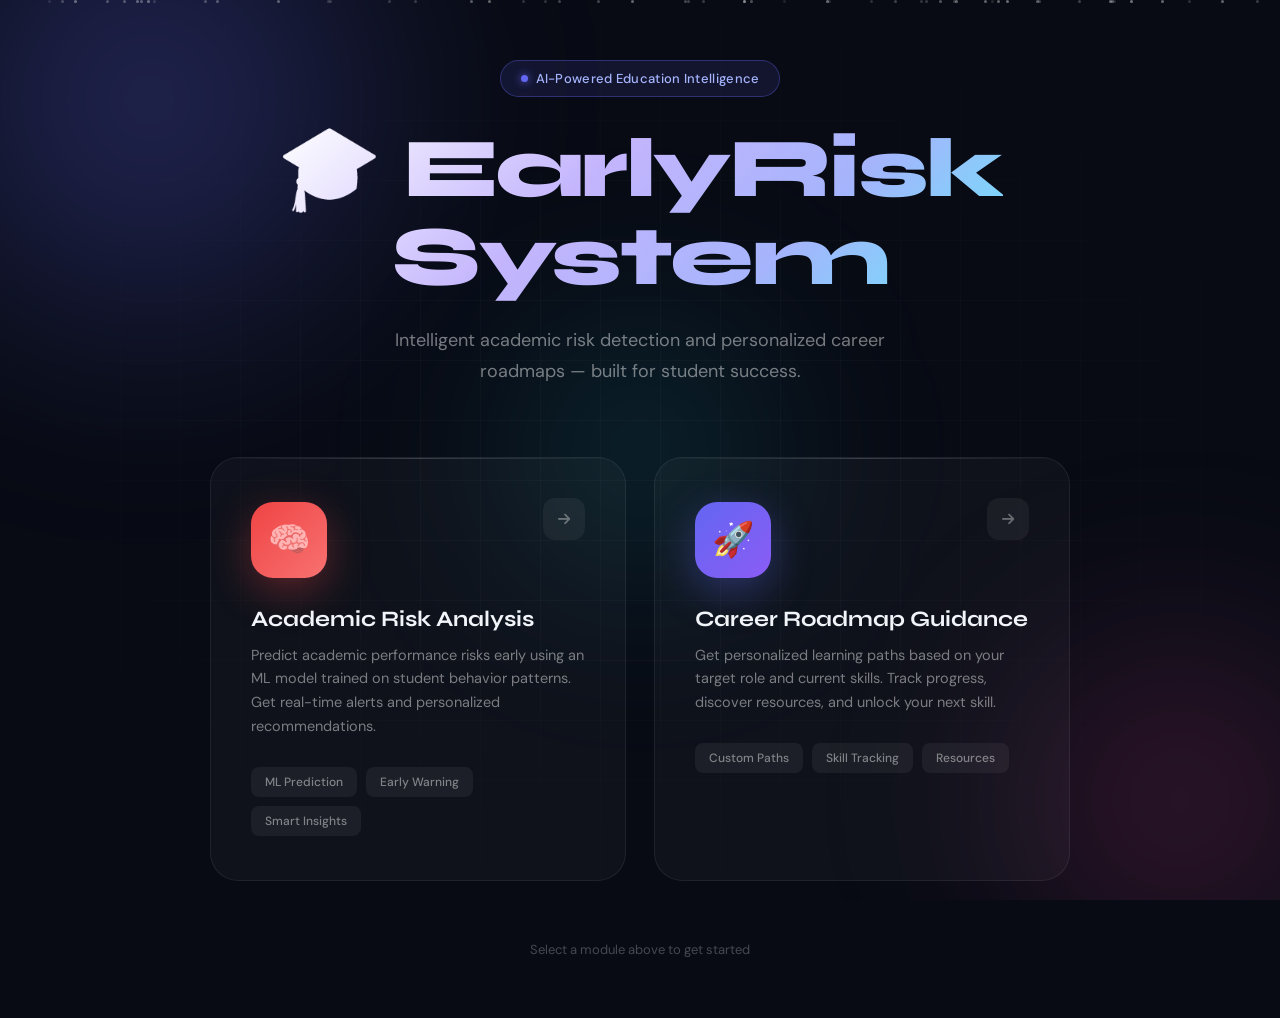
<file: app/templates/home.html>
<!DOCTYPE html>
<html lang="en">
<head>
    <meta charset="UTF-8">
    <meta name="viewport" content="width=device-width, initial-scale=1.0">
    <title>EarlyRisk System</title>
    <link href="https://fonts.googleapis.com/css2?family=Syne:wght@400;500;600;700;800&family=DM+Sans:wght@300;400;500;600&display=swap" rel="stylesheet">
    <link rel="stylesheet" href="https://cdnjs.cloudflare.com/ajax/libs/font-awesome/6.4.0/css/all.min.css">
    <style>
        :root {
            --bg-deep: #080b14;
            --bg-mid: #0d1220;
            --bg-card: rgba(255,255,255,0.03);
            --border: rgba(255,255,255,0.07);
            --border-bright: rgba(255,255,255,0.14);
            --indigo: #6366f1;
            --violet: #8b5cf6;
            --pink: #ec4899;
            --cyan: #22d3ee;
            --emerald: #10b981;
            --amber: #f59e0b;
            --red: #ef4444;
            --text-primary: #f1f5f9;
            --text-muted: rgba(255,255,255,0.45);
            --text-dim: rgba(255,255,255,0.25);
        }

        *, *::before, *::after { margin: 0; padding: 0; box-sizing: border-box; }

        body {
            font-family: 'DM Sans', sans-serif;
            background: var(--bg-deep);
            min-height: 100vh;
            overflow-x: hidden;
            color: var(--text-primary);
        }

        /* ===== ANIMATED BACKGROUND ===== */
        .bg-wrap {
            position: fixed;
            inset: 0;
            z-index: 0;
            pointer-events: none;
            overflow: hidden;
        }

        .orb {
            position: absolute;
            border-radius: 50%;
            filter: blur(90px);
            animation: orbFloat 22s ease-in-out infinite;
        }

        .orb-1 {
            width: 700px; height: 700px;
            background: radial-gradient(circle, rgba(99,102,241,0.35) 0%, transparent 65%);
            top: -250px; left: -200px;
            animation-delay: 0s;
        }
        .orb-2 {
            width: 500px; height: 500px;
            background: radial-gradient(circle, rgba(236,72,153,0.25) 0%, transparent 65%);
            bottom: -150px; right: -150px;
            animation-delay: -8s;
        }
        .orb-3 {
            width: 400px; height: 400px;
            background: radial-gradient(circle, rgba(34,211,238,0.2) 0%, transparent 65%);
            top: 50%; left: 50%;
            transform: translate(-50%,-50%);
            animation-delay: -14s;
        }

        @keyframes orbFloat {
            0%,100% { transform: translate(0,0) scale(1); }
            25%  { transform: translate(60px,-60px) scale(1.08); }
            50%  { transform: translate(-40px,40px) scale(0.93); }
            75%  { transform: translate(50px,50px) scale(1.04); }
        }

        /* Grid overlay */
        .grid-overlay {
            position: fixed;
            inset: 0;
            z-index: 0;
            pointer-events: none;
            background-image:
                linear-gradient(rgba(255,255,255,0.025) 1px, transparent 1px),
                linear-gradient(90deg, rgba(255,255,255,0.025) 1px, transparent 1px);
            background-size: 60px 60px;
            mask-image: radial-gradient(ellipse at center, black 30%, transparent 80%);
        }

        /* Floating particles */
        .particles { position: fixed; inset: 0; z-index: 1; pointer-events: none; }
        .particle {
            position: absolute;
            width: 3px; height: 3px;
            background: rgba(255,255,255,0.5);
            border-radius: 50%;
            animation: rise linear infinite;
        }

        @keyframes rise {
            0%   { transform: translateY(100vh) scale(0); opacity: 0; }
            10%  { opacity: 0.8; }
            90%  { opacity: 0.8; }
            100% { transform: translateY(-100px) scale(1); opacity: 0; }
        }

        /* ===== LAYOUT ===== */
        .page {
            position: relative;
            z-index: 10;
            min-height: 100vh;
            display: flex;
            flex-direction: column;
            align-items: center;
            justify-content: center;
            padding: 60px 24px;
        }

        /* ===== HERO ===== */
        .hero {
            text-align: center;
            margin-bottom: 70px;
            animation: slideUp 0.8s cubic-bezier(0.4,0,0.2,1) both;
        }

        @keyframes slideUp {
            from { opacity: 0; transform: translateY(40px); }
            to   { opacity: 1; transform: translateY(0); }
        }

        .badge {
            display: inline-flex;
            align-items: center;
            gap: 8px;
            padding: 9px 20px;
            background: rgba(99,102,241,0.12);
            border: 1px solid rgba(99,102,241,0.35);
            border-radius: 100px;
            color: #a5b4fc;
            font-size: 13px;
            font-weight: 500;
            margin-bottom: 28px;
            letter-spacing: 0.3px;
        }

        .badge-dot {
            width: 7px; height: 7px;
            border-radius: 50%;
            background: #6366f1;
            box-shadow: 0 0 8px #6366f1;
            animation: blink 2s ease-in-out infinite;
        }

        @keyframes blink {
            0%,100% { opacity: 1; }
            50% { opacity: 0.3; }
        }

        .hero-title {
            font-family: 'Syne', sans-serif;
            font-size: clamp(52px, 7vw, 84px);
            font-weight: 800;
            line-height: 1.05;
            letter-spacing: -2.5px;
            margin-bottom: 24px;
            background: linear-gradient(135deg, #fff 0%, #c4b5fd 40%, #a5b4fc 70%, #67e8f9 100%);
            -webkit-background-clip: text;
            -webkit-text-fill-color: transparent;
            background-clip: text;
        }

        .hero-sub {
            font-size: 18px;
            color: var(--text-muted);
            max-width: 520px;
            margin: 0 auto;
            line-height: 1.7;
            font-weight: 400;
        }

        /* ===== MODULE CARDS ===== */
        .modules {
            display: grid;
            grid-template-columns: repeat(auto-fit, minmax(360px, 1fr));
            gap: 28px;
            max-width: 860px;
            width: 100%;
            animation: slideUp 0.8s 0.2s cubic-bezier(0.4,0,0.2,1) both;
        }

        .module-card {
            position: relative;
            background: var(--bg-card);
            border: 1px solid var(--border);
            border-radius: 28px;
            padding: 44px 40px;
            text-decoration: none;
            color: inherit;
            cursor: pointer;
            overflow: hidden;
            transition: transform 0.4s cubic-bezier(0.4,0,0.2,1),
                        border-color 0.3s,
                        box-shadow 0.4s;
            backdrop-filter: blur(30px);
            display: block;
        }

        .module-card::before {
            content: '';
            position: absolute;
            top: 0; left: 0; right: 0;
            height: 1px;
            background: linear-gradient(90deg, transparent, rgba(255,255,255,0.18), transparent);
        }

        .module-card::after {
            content: '';
            position: absolute;
            inset: 0;
            border-radius: 28px;
            opacity: 0;
            transition: opacity 0.4s;
        }

        .card-risk::after {
            background: radial-gradient(circle at top right, rgba(239,68,68,0.08) 0%, transparent 60%);
        }
        .card-career::after {
            background: radial-gradient(circle at top right, rgba(99,102,241,0.1) 0%, transparent 60%);
        }

        .module-card:hover {
            transform: translateY(-10px);
            border-color: var(--border-bright);
            box-shadow: 0 40px 80px rgba(0,0,0,0.4);
        }
        .module-card:hover::after { opacity: 1; }

        .module-card:hover .card-arrow {
            background: rgba(255,255,255,0.12);
            color: white;
            transform: translateX(5px);
        }

        .card-arrow {
            position: absolute;
            top: 40px; right: 40px;
            width: 42px; height: 42px;
            background: rgba(255,255,255,0.05);
            border-radius: 12px;
            display: flex; align-items: center; justify-content: center;
            color: rgba(255,255,255,0.35);
            font-size: 14px;
            transition: all 0.3s;
        }

        .module-icon {
            width: 76px; height: 76px;
            border-radius: 22px;
            display: flex; align-items: center; justify-content: center;
            font-size: 34px;
            margin-bottom: 28px;
            position: relative;
            z-index: 1;
        }

        .icon-risk {
            background: linear-gradient(135deg, #ef4444, #f87171);
            box-shadow: 0 12px 40px rgba(239,68,68,0.35);
        }
        .icon-career {
            background: linear-gradient(135deg, #6366f1, #8b5cf6);
            box-shadow: 0 12px 40px rgba(99,102,241,0.35);
        }

        .module-title {
            font-family: 'Syne', sans-serif;
            font-size: 22px;
            font-weight: 700;
            margin-bottom: 12px;
            position: relative;
            z-index: 1;
        }

        .module-desc {
            color: var(--text-muted);
            font-size: 14.5px;
            line-height: 1.65;
            margin-bottom: 28px;
            position: relative;
            z-index: 1;
        }

        .module-tags {
            display: flex;
            flex-wrap: wrap;
            gap: 9px;
            position: relative;
            z-index: 1;
        }

        .module-tag {
            padding: 7px 14px;
            background: rgba(255,255,255,0.05);
            border-radius: 8px;
            font-size: 12px;
            color: var(--text-muted);
            font-weight: 500;
        }

        /* footer hint */
        .footer-hint {
            margin-top: 60px;
            color: var(--text-dim);
            font-size: 13px;
            animation: slideUp 0.8s 0.4s cubic-bezier(0.4,0,0.2,1) both;
        }

        @media (max-width: 600px) {
            .modules { grid-template-columns: 1fr; }
            .module-card { padding: 32px 28px; }
        }
    </style>
</head>
<body>

<!-- Background -->
<div class="bg-wrap">
    <div class="orb orb-1"></div>
    <div class="orb orb-2"></div>
    <div class="orb orb-3"></div>
</div>
<div class="grid-overlay"></div>
<div class="particles" id="particles"></div>

<!-- Page -->
<div class="page">
    <div class="hero">
        <div class="badge">
            <div class="badge-dot"></div>
            AI-Powered Education Intelligence
        </div>
        <h1 class="hero-title">🎓 EarlyRisk<br>System</h1>
        <p class="hero-sub">Intelligent academic risk detection and personalized career roadmaps — built for student success.</p>
    </div>

    <div class="modules">
        <a href="/academic" class="module-card card-risk">
            <div class="card-arrow"><i class="fas fa-arrow-right"></i></div>
            <div class="module-icon icon-risk">🧠</div>
            <h2 class="module-title">Academic Risk Analysis</h2>
            <p class="module-desc">Predict academic performance risks early using an ML model trained on student behavior patterns. Get real-time alerts and personalized recommendations.</p>
            <div class="module-tags">
                <span class="module-tag">ML Prediction</span>
                <span class="module-tag">Early Warning</span>
                <span class="module-tag">Smart Insights</span>
            </div>
        </a>

        <a href="/career" class="module-card card-career">
            <div class="card-arrow"><i class="fas fa-arrow-right"></i></div>
            <div class="module-icon icon-career">🚀</div>
            <h2 class="module-title">Career Roadmap Guidance</h2>
            <p class="module-desc">Get personalized learning paths based on your target role and current skills. Track progress, discover resources, and unlock your next skill.</p>
            <div class="module-tags">
                <span class="module-tag">Custom Paths</span>
                <span class="module-tag">Skill Tracking</span>
                <span class="module-tag">Resources</span>
            </div>
        </a>
    </div>

    <p class="footer-hint">Select a module above to get started</p>
</div>

<script>
    (function() {
        const container = document.getElementById('particles');
        for (let i = 0; i < 55; i++) {
            const p = document.createElement('div');
            p.className = 'particle';
            p.style.left = Math.random() * 100 + '%';
            p.style.animationDelay = Math.random() * 12 + 's';
            p.style.animationDuration = (Math.random() * 12 + 10) + 's';
            p.style.opacity = Math.random() * 0.6 + 0.2;
            container.appendChild(p);
        }
    })();
</script>
</body>
</html>
</file>
